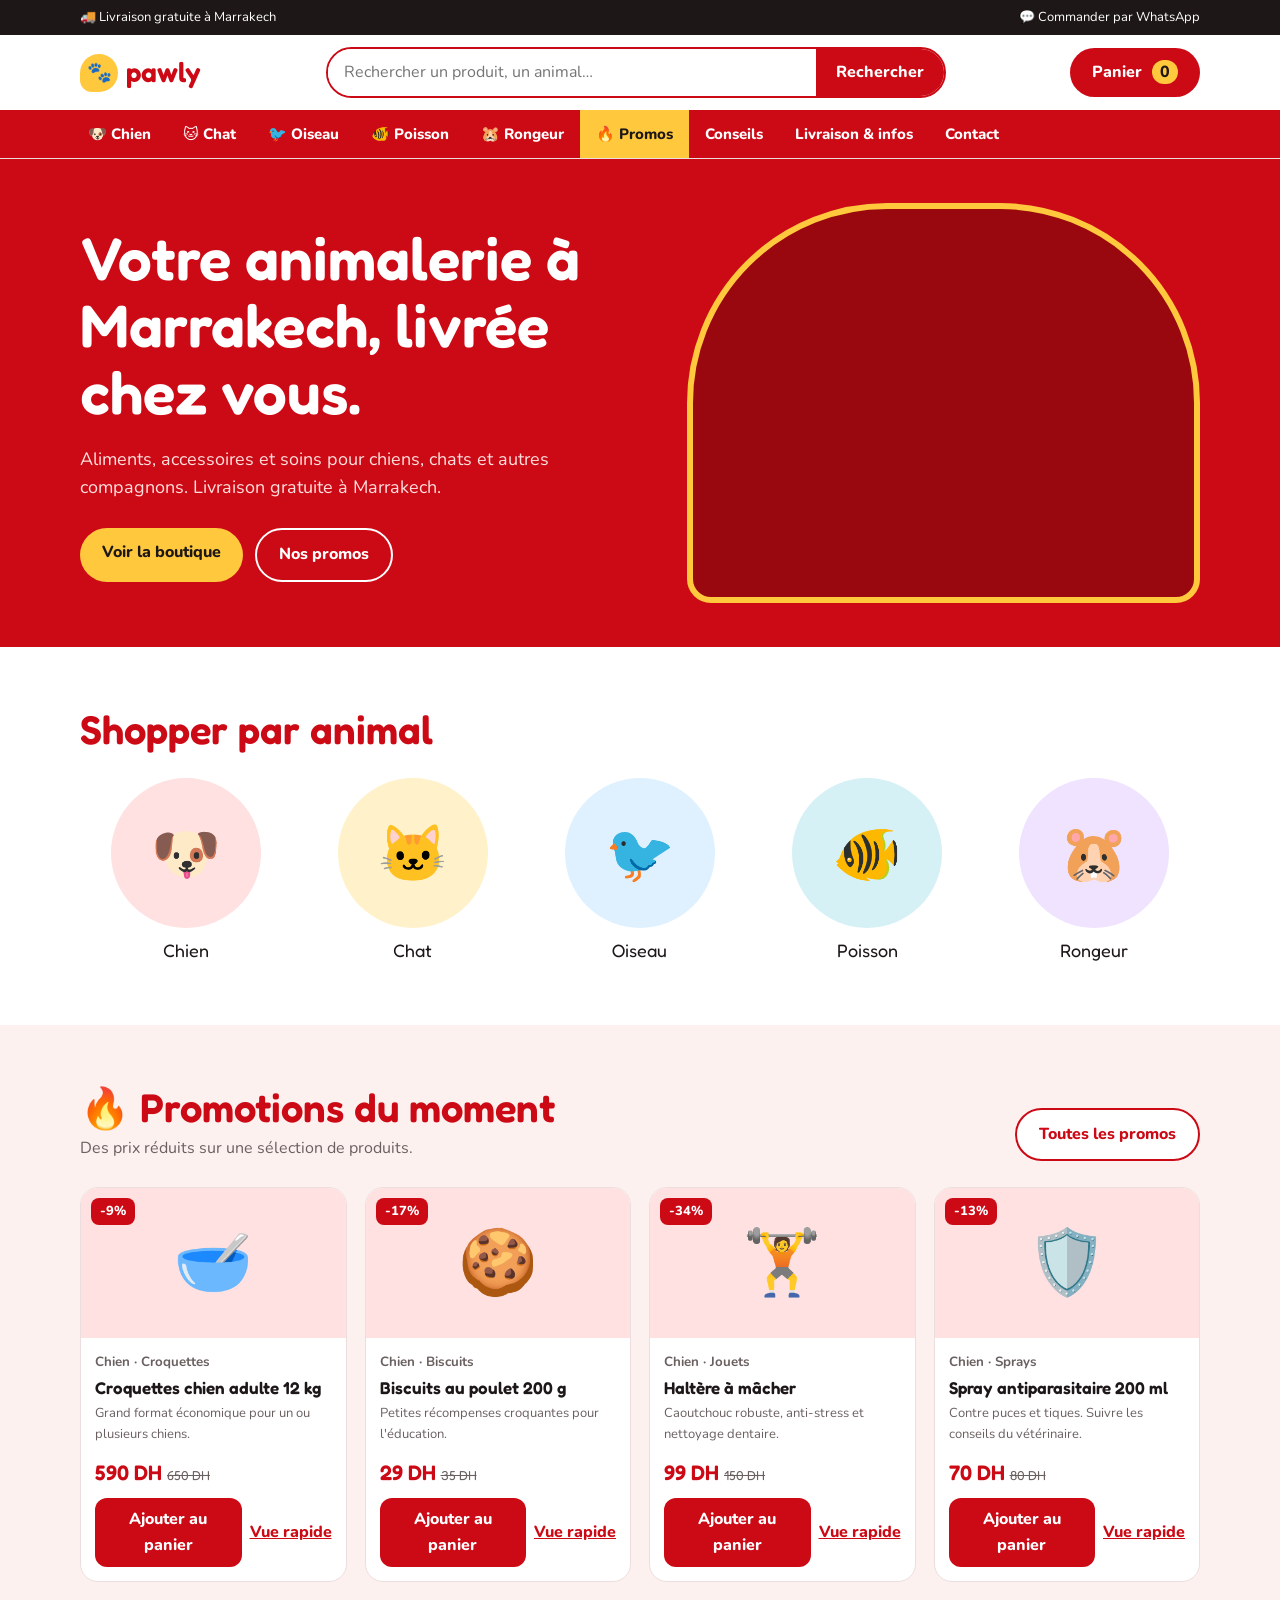
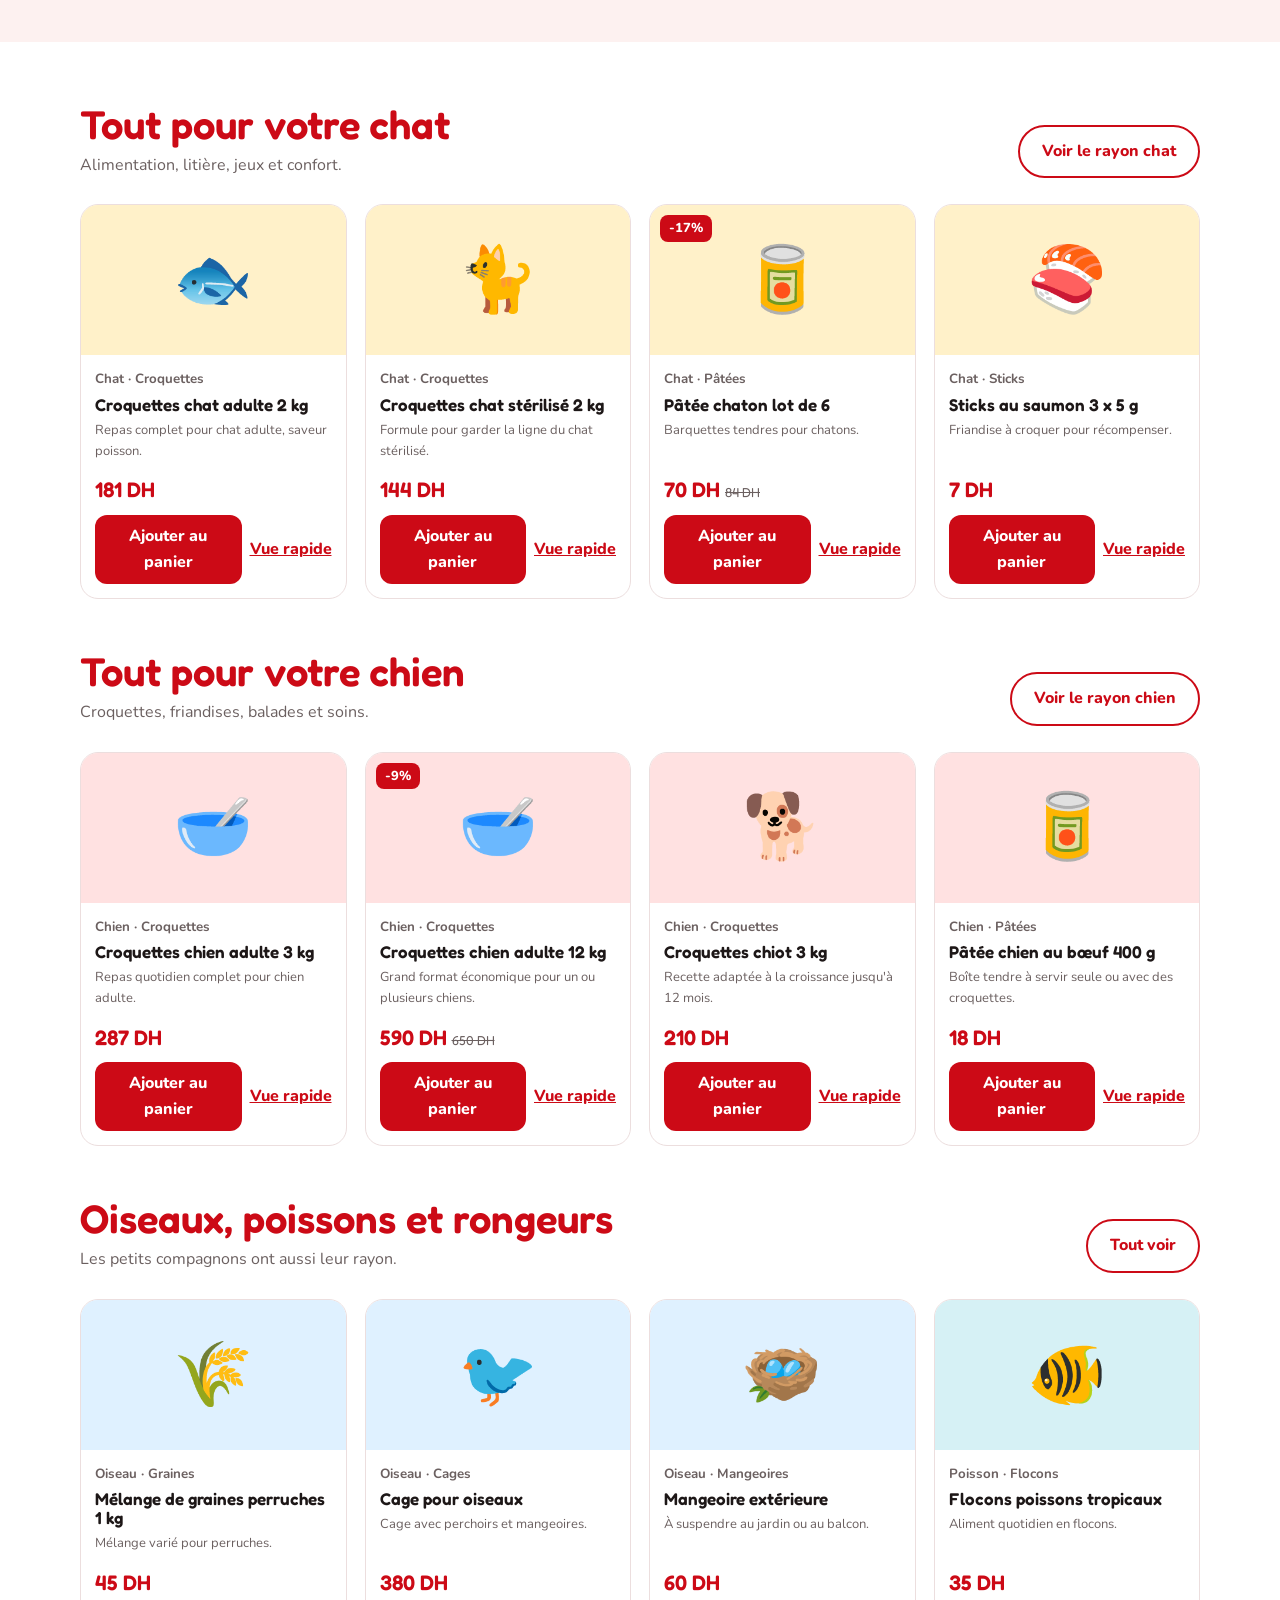
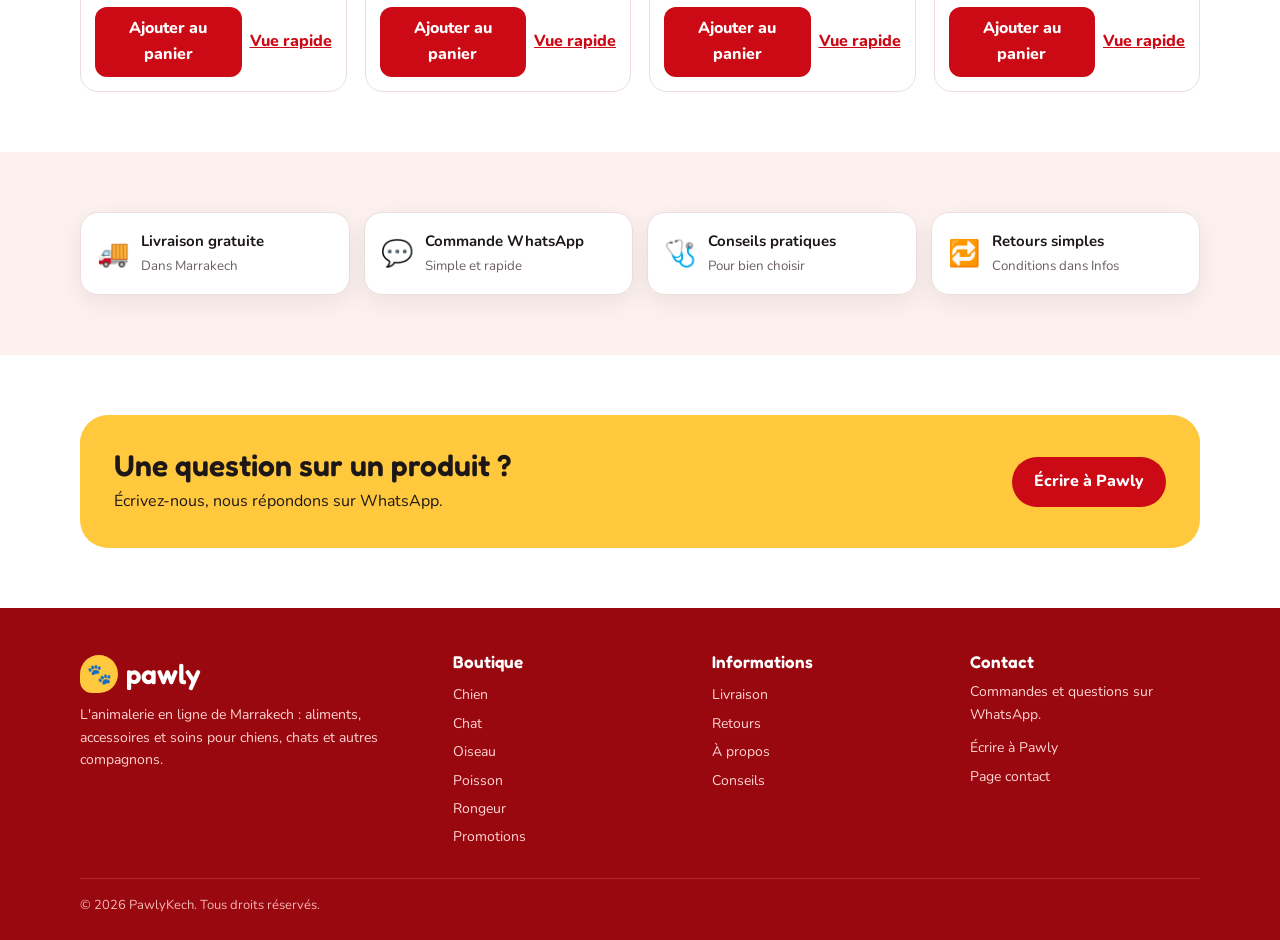
<file: index.html>
<!doctype html><html lang="fr"><head><meta charset="utf-8"><meta name="viewport" content="width=device-width,initial-scale=1"><meta name="description" content="Produits pour chiens, chats, oiseaux, poissons et rongeurs. Livraison gratuite à Marrakech, commande par WhatsApp."><meta name="theme-color" content="#cc0a16"><title>Pawly — Animalerie en ligne à Marrakech</title>
<link rel="preconnect" href="https://fonts.googleapis.com"><link rel="preconnect" href="https://fonts.gstatic.com" crossorigin><link href="https://fonts.googleapis.com/css2?family=Fredoka:wght@500;600&family=Nunito:wght@400;700;800&display=swap" rel="stylesheet"><link rel="stylesheet" href="style.css"></head><body data-page="home"><div id="hd"></div>
<main><section class="hero"><div class="wrap"><div><h1>Votre animalerie à Marrakech, livrée chez vous.</h1><p>Aliments, accessoires et soins pour chiens, chats et autres compagnons. Livraison gratuite à Marrakech.</p><div class="acts"><a class="btn sun" href="boutique.html">Voir la boutique</a><a class="btn ghost" href="boutique.html?promo=1">Nos promos</a></div></div>
<div class="hero-img"><img src="https://images.unsplash.com/photo-1450778869180-41d0601e046e?auto=format&fit=crop&w=1000&q=80" alt="Un chien et un chat réunis" onerror="this.remove()"></div></div></section>
<section class="blk"><div class="wrap"><div class="head"><div><h2>Shopper par animal</h2></div></div><div class="animals" id="animals"></div></div></section>
<section class="blk tint"><div class="wrap"><div class="head"><div><h2>🔥 Promotions du moment</h2><p>Des prix réduits sur une sélection de produits.</p></div><a class="btn ghost" href="boutique.html?promo=1">Toutes les promos</a></div><div class="grid" id="r-promo"></div></div></section>
<section class="blk"><div class="wrap">
<div class="sect"><div class="head"><div><h2>Tout pour votre chat</h2><p>Alimentation, litière, jeux et confort.</p></div><a class="btn ghost" href="boutique.html?animal=chat">Voir le rayon chat</a></div><div class="grid" id="r-chat"></div></div>
<div class="sect"><div class="head"><div><h2>Tout pour votre chien</h2><p>Croquettes, friandises, balades et soins.</p></div><a class="btn ghost" href="boutique.html?animal=chien">Voir le rayon chien</a></div><div class="grid" id="r-chien"></div></div>
<div class="sect"><div class="head"><div><h2>Oiseaux, poissons et rongeurs</h2><p>Les petits compagnons ont aussi leur rayon.</p></div><a class="btn ghost" href="boutique.html">Tout voir</a></div><div class="grid" id="r-autres"></div></div></div></section>
<section class="blk tint"><div class="wrap"><div class="perks" style="margin-top:0"><div class="perk"><span class="e">🚚</span><div><b>Livraison gratuite</b><small>Dans Marrakech</small></div></div><div class="perk"><span class="e">💬</span><div><b>Commande WhatsApp</b><small>Simple et rapide</small></div></div><div class="perk"><span class="e">🩺</span><div><b>Conseils pratiques</b><small>Pour bien choisir</small></div></div><div class="perk"><span class="e">🔁</span><div><b>Retours simples</b><small>Conditions dans Infos</small></div></div></div></div></section>
<section class="blk"><div class="wrap"><div class="band"><div><h2>Une question sur un produit ?</h2><p>Écrivez-nous, nous répondons sur WhatsApp.</p></div><a class="btn" href="#" data-wa>Écrire à Pawly</a></div></div></section></main>
<div id="ft"></div><script src="loader.js"></script></body></html>
</file>
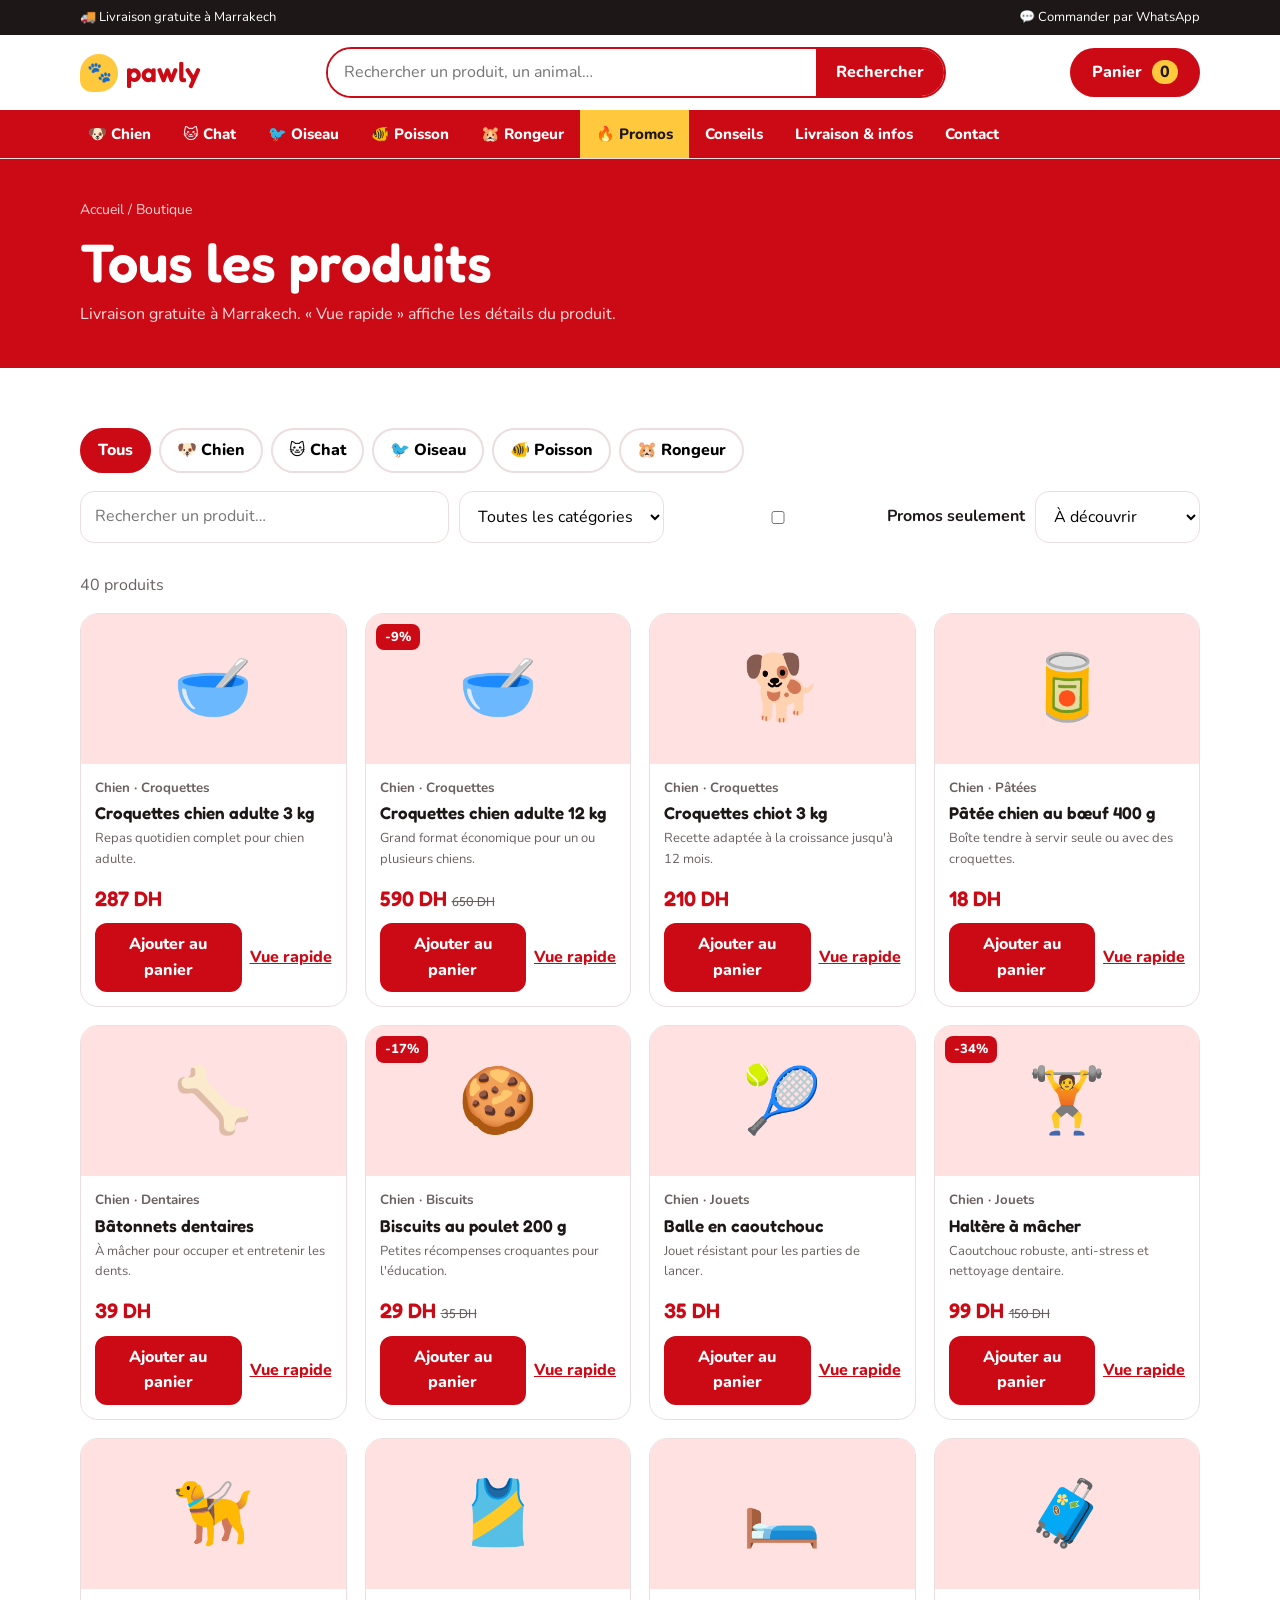
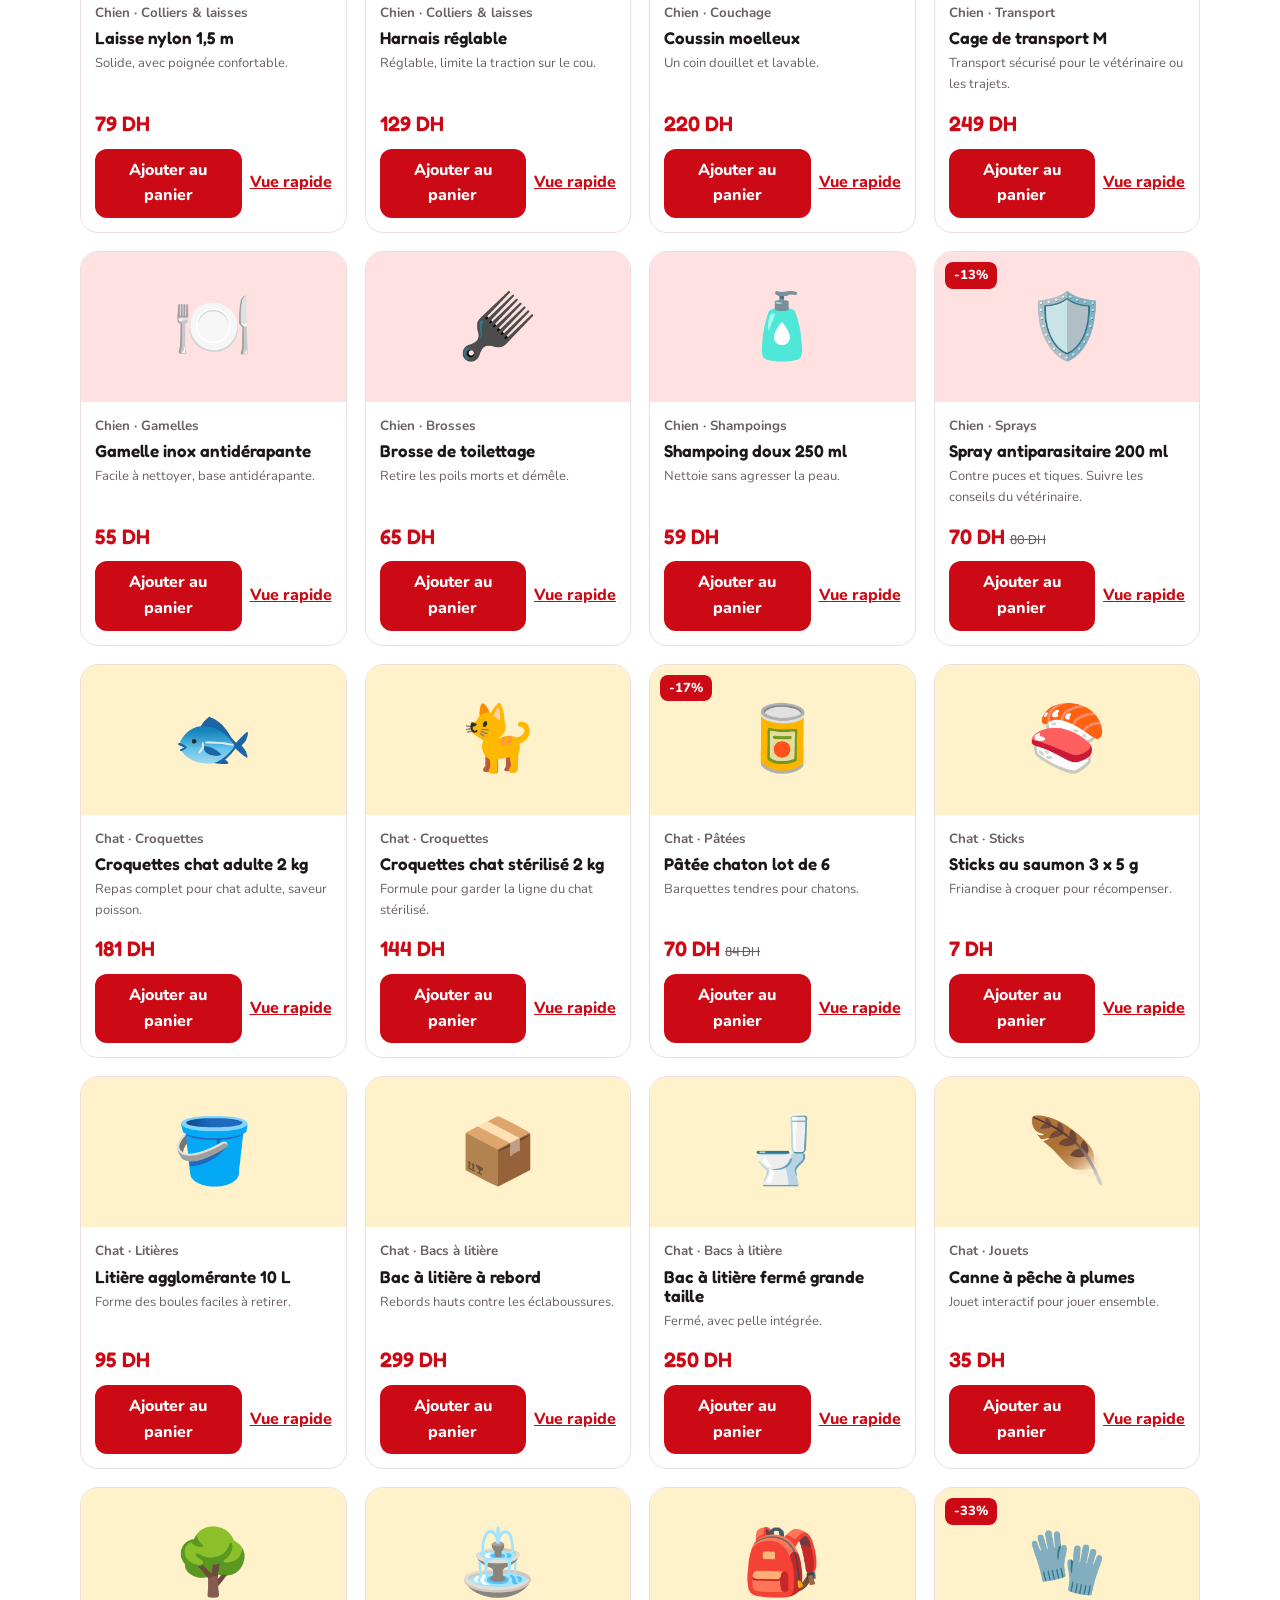
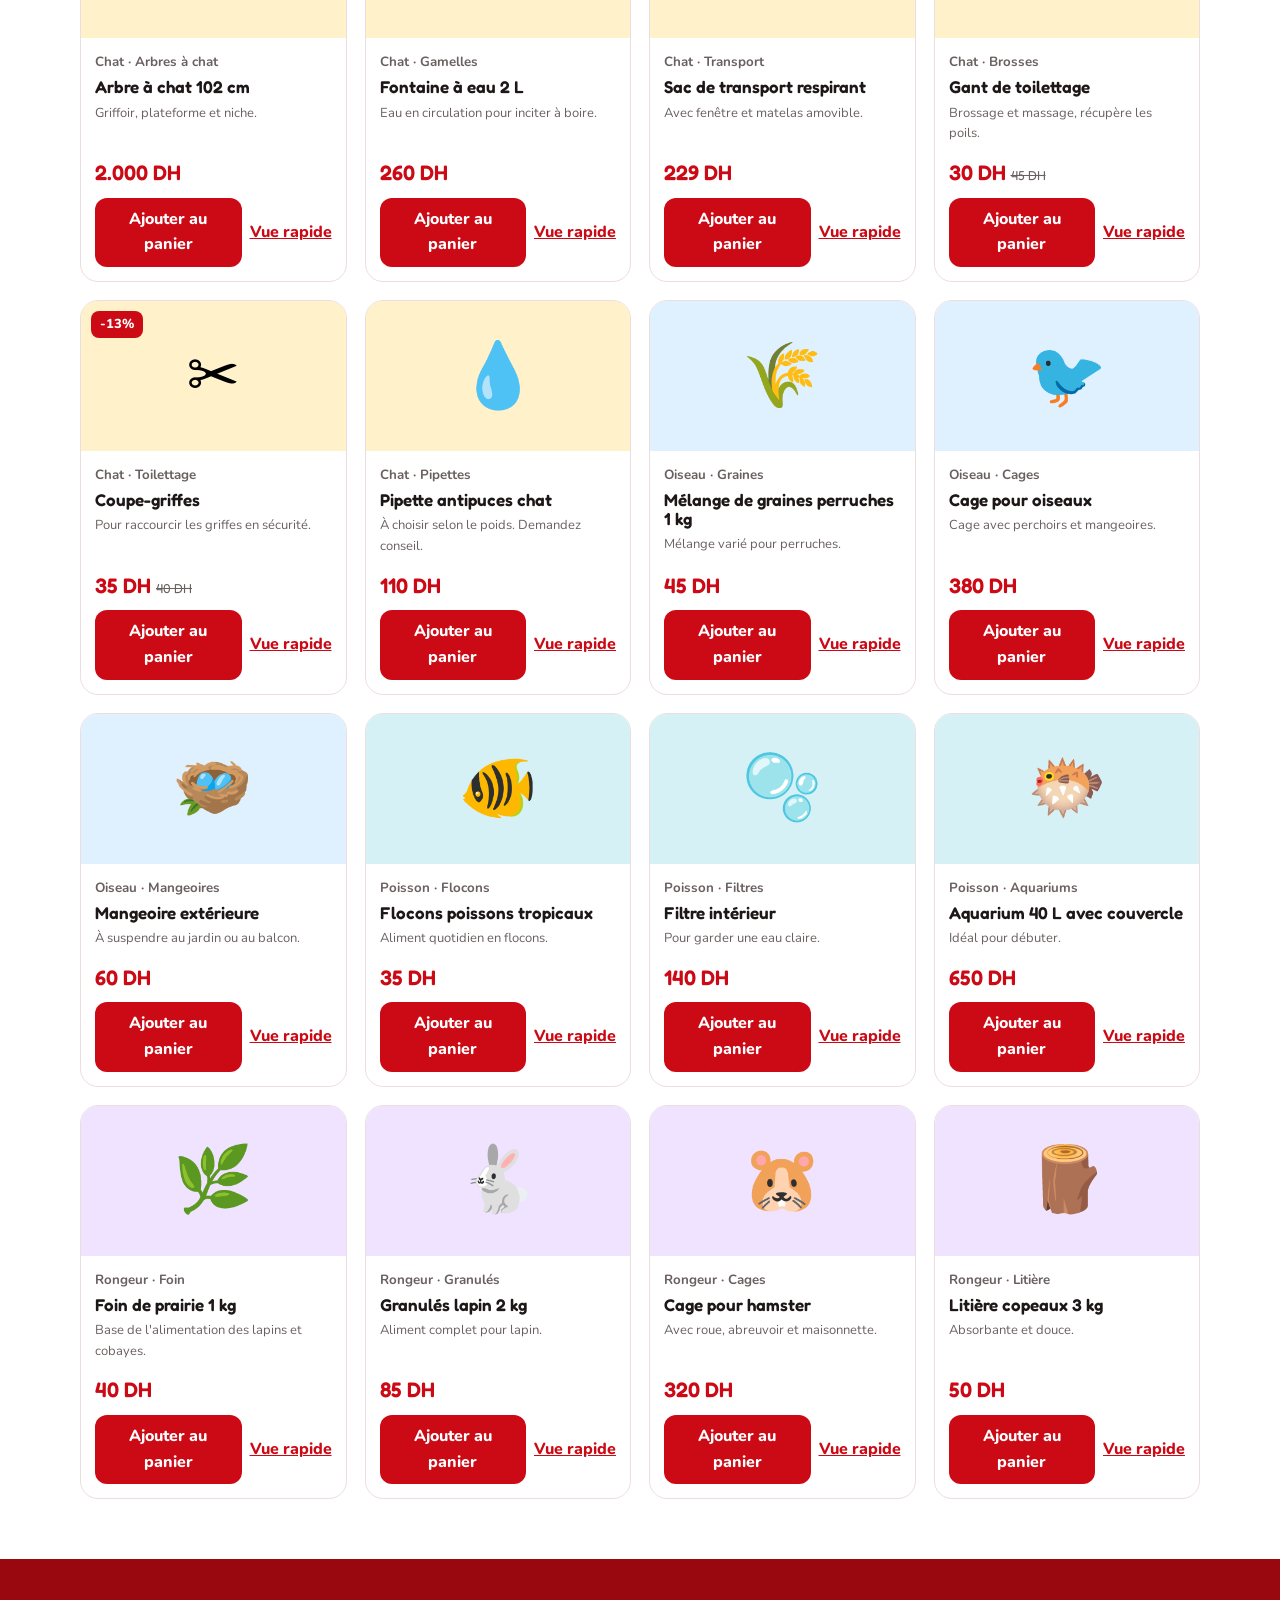
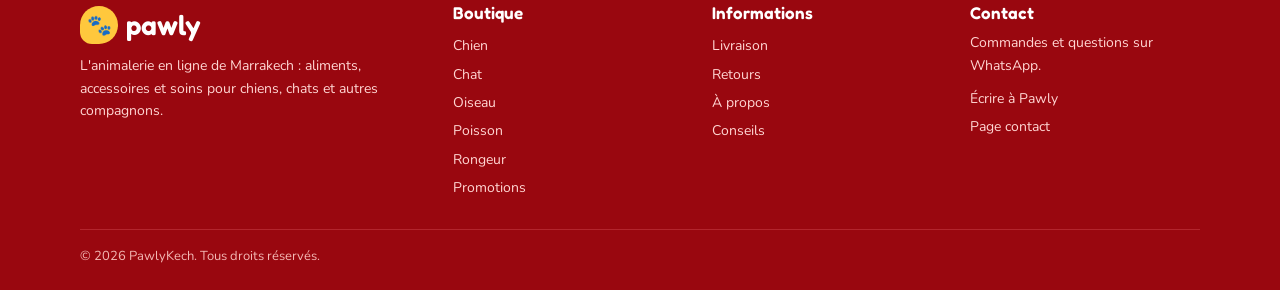
<file: boutique.html>
<!doctype html><html lang="fr"><head><meta charset="utf-8"><meta name="viewport" content="width=device-width,initial-scale=1"><meta name="description" content="Tous les produits Pawly : chiens, chats, oiseaux, poissons, rongeurs."><meta name="theme-color" content="#cc0a16"><title>Boutique — Pawly</title>
<link rel="preconnect" href="https://fonts.googleapis.com"><link rel="preconnect" href="https://fonts.gstatic.com" crossorigin><link href="https://fonts.googleapis.com/css2?family=Fredoka:wght@500;600&family=Nunito:wght@400;700;800&display=swap" rel="stylesheet"><link rel="stylesheet" href="style.css"></head><body data-page="shop"><div id="hd"></div>
<main><div class="pagehead"><div class="wrap"><div class="crumb"><a href="index.html">Accueil</a> / <a href="boutique.html">Boutique</a></div><h1 id="ttl">Boutique</h1><p>Livraison gratuite à Marrakech. « Vue rapide » affiche les détails du produit.</p></div></div>
<section class="blk"><div class="wrap"><div class="tabs" id="tabs"></div><div class="tools"><input id="s" type="search" placeholder="Rechercher un produit…" aria-label="Rechercher"><select id="ct" aria-label="Catégorie"></select><label><input type="checkbox" id="pr"> Promos seulement</label><select id="so" aria-label="Trier"><option value="f">À découvrir</option><option value="l">Prix croissant</option><option value="h">Prix décroissant</option></select></div><div class="chips" id="chips"></div><p id="cnt" style="color:#6b6060;margin:0 0 14px"></p><div class="grid" id="grid" aria-live="polite"></div></div></section></main>
<div id="ft"></div><script src="loader.js"></script></body></html>
</file>
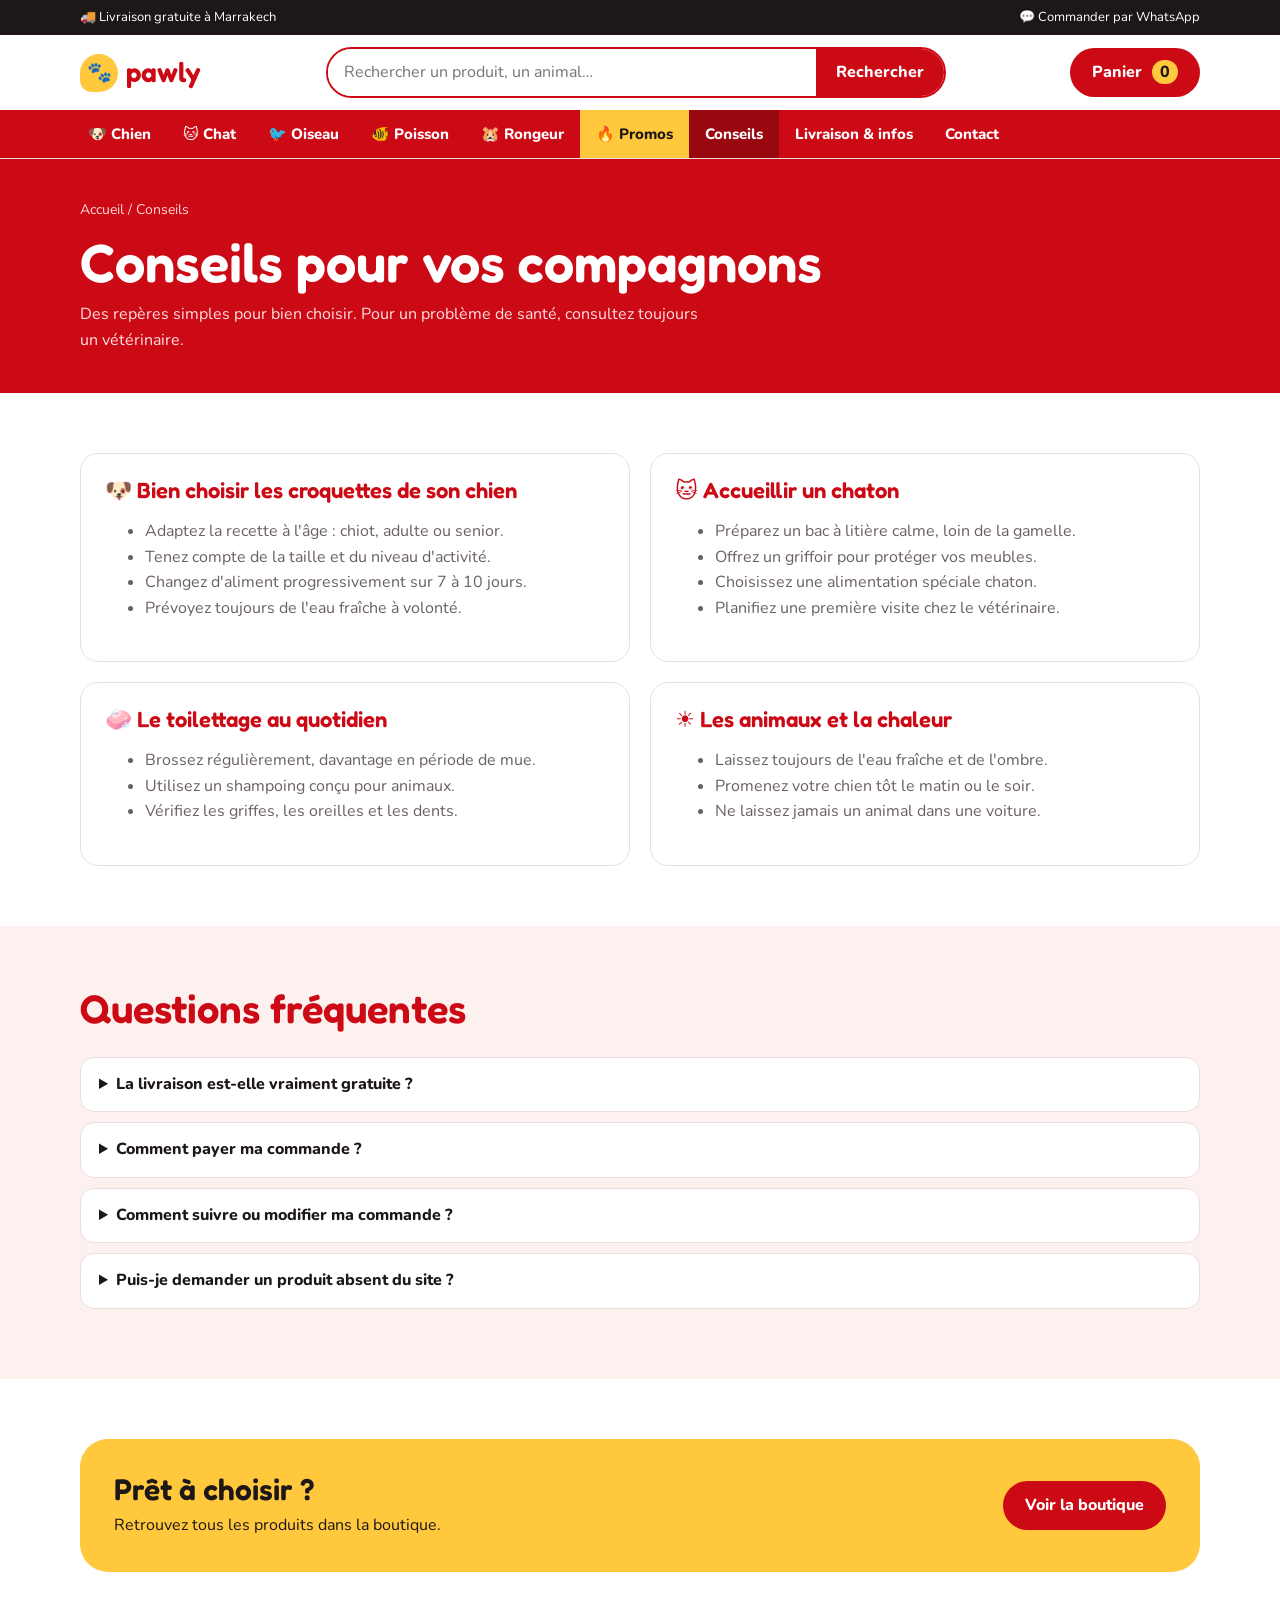
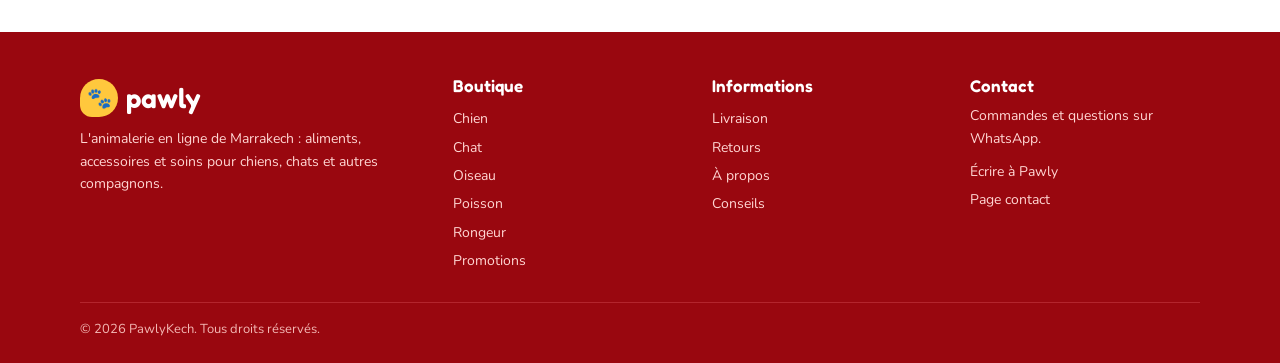
<file: conseils.html>
<!doctype html><html lang="fr"><head><meta charset="utf-8"><meta name="viewport" content="width=device-width,initial-scale=1"><meta name="description" content="Guides pratiques pour bien nourrir et soigner son chien ou son chat, et réponses aux questions fréquentes."><meta name="theme-color" content="#cc0a16"><title>Conseils — Pawly</title>
<link rel="preconnect" href="https://fonts.googleapis.com"><link rel="preconnect" href="https://fonts.gstatic.com" crossorigin><link href="https://fonts.googleapis.com/css2?family=Fredoka:wght@500;600&family=Nunito:wght@400;700;800&display=swap" rel="stylesheet"><link rel="stylesheet" href="style.css"></head><body data-page="tips"><div id="hd"></div>
<main><div class="pagehead"><div class="wrap"><div class="crumb"><a href="index.html">Accueil</a> / Conseils</div><h1>Conseils pour vos compagnons</h1><p>Des repères simples pour bien choisir. Pour un problème de santé, consultez toujours un vétérinaire.</p></div></div>
<section class="blk"><div class="wrap"><div class="two"><div class="panel"><h3>🐶 Bien choisir les croquettes de son chien</h3><ul><li>Adaptez la recette à l'âge : chiot, adulte ou senior.</li><li>Tenez compte de la taille et du niveau d'activité.</li><li>Changez d'aliment progressivement sur 7 à 10 jours.</li><li>Prévoyez toujours de l'eau fraîche à volonté.</li></ul></div>
<div class="panel"><h3>🐱 Accueillir un chaton</h3><ul><li>Préparez un bac à litière calme, loin de la gamelle.</li><li>Offrez un griffoir pour protéger vos meubles.</li><li>Choisissez une alimentation spéciale chaton.</li><li>Planifiez une première visite chez le vétérinaire.</li></ul></div>
<div class="panel"><h3>🧼 Le toilettage au quotidien</h3><ul><li>Brossez régulièrement, davantage en période de mue.</li><li>Utilisez un shampoing conçu pour animaux.</li><li>Vérifiez les griffes, les oreilles et les dents.</li></ul></div>
<div class="panel"><h3>☀️ Les animaux et la chaleur</h3><ul><li>Laissez toujours de l'eau fraîche et de l'ombre.</li><li>Promenez votre chien tôt le matin ou le soir.</li><li>Ne laissez jamais un animal dans une voiture.</li></ul></div></div></div></section>
<section class="blk tint" id="faq"><div class="wrap"><div class="head"><div><h2>Questions fréquentes</h2></div></div>
<details><summary>La livraison est-elle vraiment gratuite ?</summary><p>Oui, dans la ville de Marrakech. Pour une autre zone, contactez-nous avant de commander.</p></details>
<details><summary>Comment payer ma commande ?</summary><p>Le mode de paiement est à convenir avec Pawly sur WhatsApp lors de la confirmation.</p></details>
<details><summary>Comment suivre ou modifier ma commande ?</summary><p>Écrivez-nous sur WhatsApp avec le message de commande : nous la modifions ou la suivons avec vous.</p></details>
<details><summary>Puis-je demander un produit absent du site ?</summary><p>Oui, indiquez-le dans la note de commande ou par message, nous vérifions la disponibilité.</p></details></div></section>
<section class="blk"><div class="wrap"><div class="band"><div><h2>Prêt à choisir ?</h2><p>Retrouvez tous les produits dans la boutique.</p></div><a class="btn" href="boutique.html">Voir la boutique</a></div></div></section></main>
<div id="ft"></div><script src="loader.js"></script></body></html>
</file>
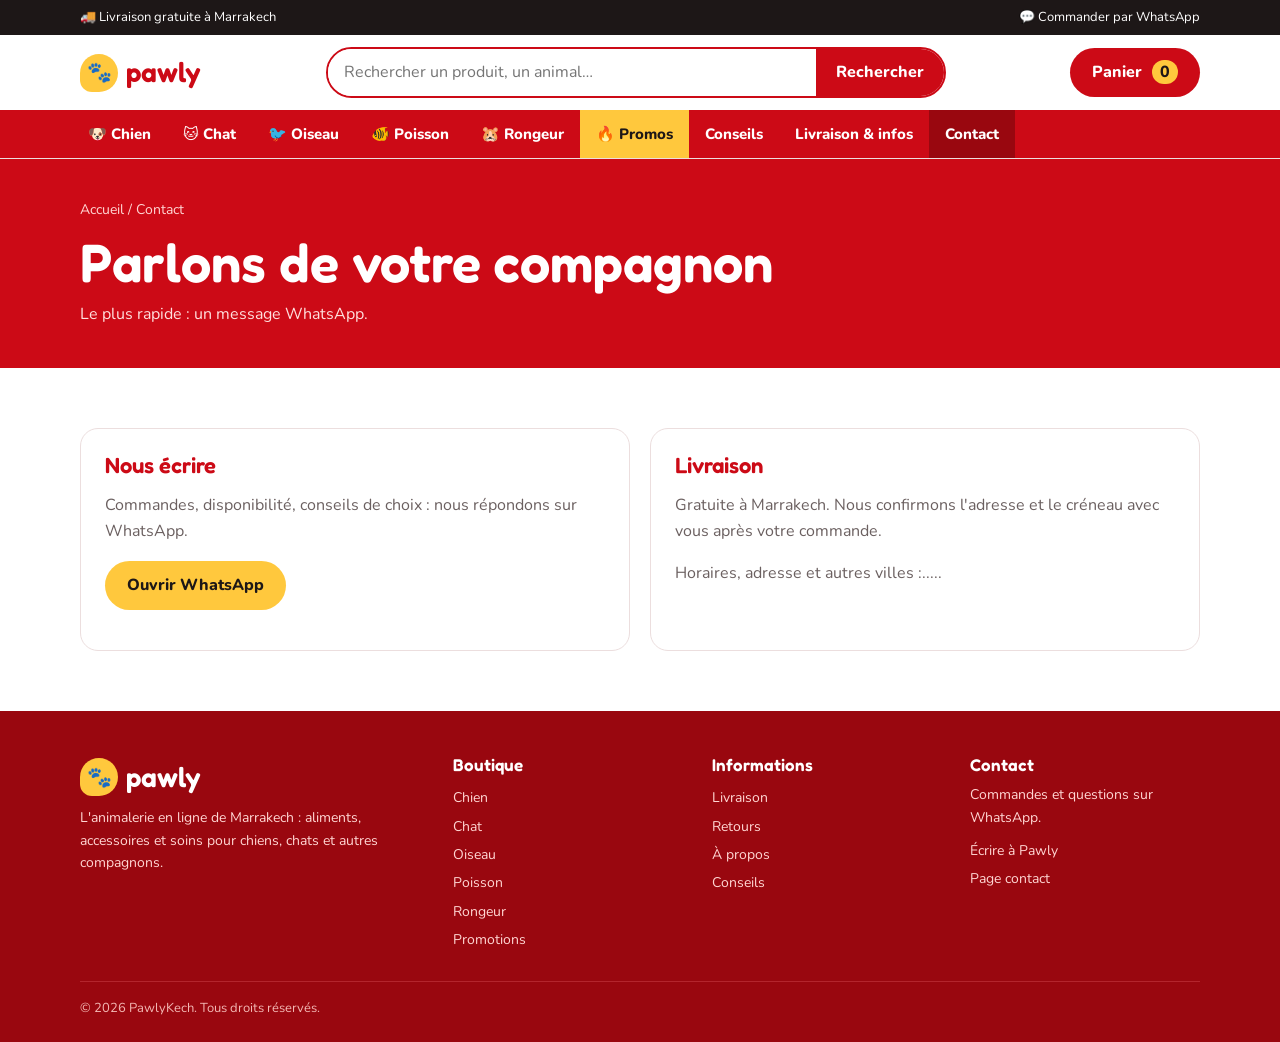
<file: contact.html>
<!doctype html><html lang="fr"><head><meta charset="utf-8"><meta name="viewport" content="width=device-width,initial-scale=1"><meta name="description" content="Contactez Pawly à Marrakech par WhatsApp pour vos commandes et questions."><meta name="theme-color" content="#cc0a16"><title>Contact — Pawly</title>
<link rel="preconnect" href="https://fonts.googleapis.com"><link rel="preconnect" href="https://fonts.gstatic.com" crossorigin><link href="https://fonts.googleapis.com/css2?family=Fredoka:wght@500;600&family=Nunito:wght@400;700;800&display=swap" rel="stylesheet"><link rel="stylesheet" href="style.css"></head><body data-page="contact"><div id="hd"></div>
<main><div class="pagehead"><div class="wrap"><div class="crumb"><a href="index.html">Accueil</a> / Contact</div><h1>Parlons de votre compagnon</h1><p>Le plus rapide : un message WhatsApp.</p></div></div>
<section class="blk"><div class="wrap"><div class="two"><div class="panel"><h3>Nous écrire</h3><p>Commandes, disponibilité, conseils de choix : nous répondons sur WhatsApp.</p><p><a class="btn sun" href="#" data-wa>Ouvrir WhatsApp</a></p></div>
<div class="panel"><h3>Livraison</h3><p>Gratuite à Marrakech. Nous confirmons l'adresse et le créneau avec vous après votre commande.</p><p>Horaires, adresse et autres villes :.....</p></div></div></div></section></main>
<div id="ft"></div><script src="loader.js"></script></body></html>
</file>
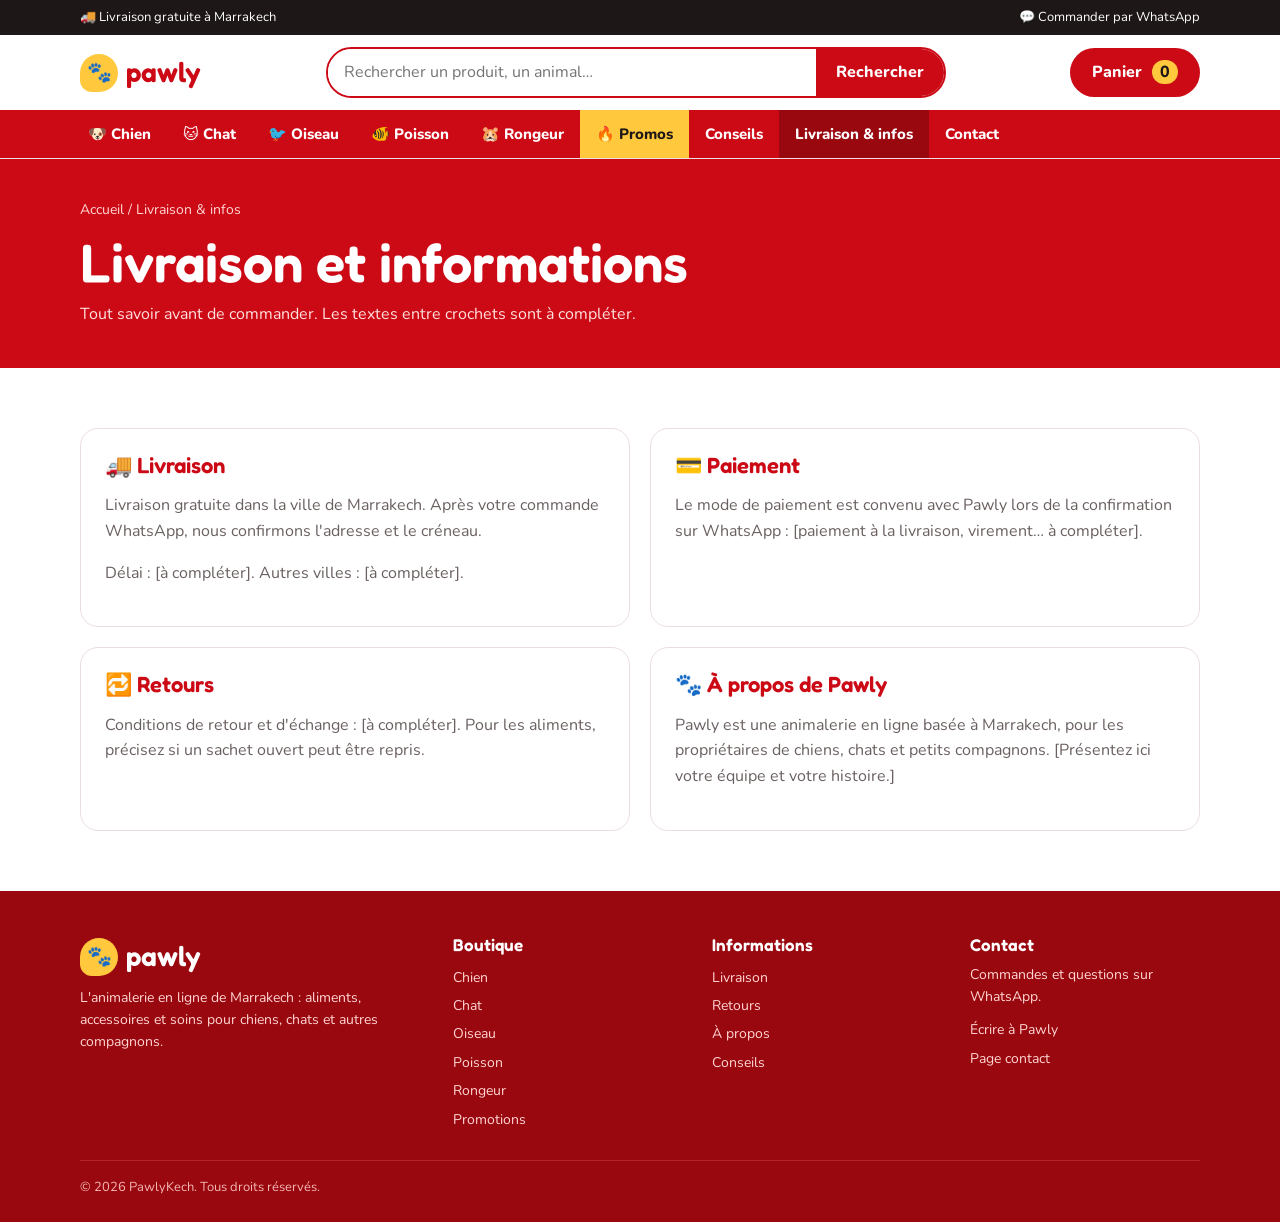
<file: infos.html>
<!doctype html><html lang="fr"><head><meta charset="utf-8"><meta name="viewport" content="width=device-width,initial-scale=1"><meta name="description" content="Livraison, retours, paiement et présentation de Pawly, animalerie en ligne à Marrakech."><meta name="theme-color" content="#cc0a16"><title>Livraison et infos — Pawly</title>
<link rel="preconnect" href="https://fonts.googleapis.com"><link rel="preconnect" href="https://fonts.gstatic.com" crossorigin><link href="https://fonts.googleapis.com/css2?family=Fredoka:wght@500;600&family=Nunito:wght@400;700;800&display=swap" rel="stylesheet"><link rel="stylesheet" href="style.css"></head><body data-page="info"><div id="hd"></div>
<main><div class="pagehead"><div class="wrap"><div class="crumb"><a href="index.html">Accueil</a> / Livraison & infos</div><h1>Livraison et informations</h1><p>Tout savoir avant de commander. Les textes entre crochets sont à compléter.</p></div></div>
<section class="blk"><div class="wrap"><div class="two"><div class="panel" id="livraison"><h3>🚚 Livraison</h3><p>Livraison gratuite dans la ville de Marrakech. Après votre commande WhatsApp, nous confirmons l'adresse et le créneau.</p><p>Délai : [à compléter]. Autres villes : [à compléter].</p></div>
<div class="panel" id="paiement"><h3>💳 Paiement</h3><p>Le mode de paiement est convenu avec Pawly lors de la confirmation sur WhatsApp : [paiement à la livraison, virement… à compléter].</p></div>
<div class="panel" id="retours"><h3>🔁 Retours</h3><p>Conditions de retour et d'échange : [à compléter]. Pour les aliments, précisez si un sachet ouvert peut être repris.</p></div>
<div class="panel" id="apropos"><h3>🐾 À propos de Pawly</h3><p>Pawly est une animalerie en ligne basée à Marrakech, pour les propriétaires de chiens, chats et petits compagnons. [Présentez ici votre équipe et votre histoire.]</p></div></div></div></section></main>
<div id="ft"></div><script src="loader.js"></script></body></html>
</file>
<file: style.css>
:root{--blue:#cc0a16;--blue2:#99070f;--tint:#fdf1f0;--sun:#ffc83d;--rose:#1d1717;--ink:#1d1717;--muted:#6b6060;--line:#ecdede;--r:18px}
*{box-sizing:border-box}html{scroll-behavior:smooth}
body{margin:0;font-family:"Nunito",system-ui,-apple-system,"Segoe UI",sans-serif;color:var(--ink);background:#fff;line-height:1.6}
h1,h2,h3,h4,.brand{font-family:"Fredoka",system-ui,sans-serif;font-weight:600;line-height:1.12;margin:0}
a{color:inherit}button,input,select,textarea{font:inherit}button{cursor:pointer}
:focus-visible{outline:3px solid var(--sun);outline-offset:2px}
.wrap{max-width:1160px;margin:auto;padding:0 20px}
.topbar{background:var(--blue2);color:#fff;text-align:center;padding:8px 14px;font-size:14px}
header.site{position:sticky;top:0;z-index:20;background:#fff;border-bottom:1px solid var(--line)}
.nav{display:flex;align-items:center;gap:22px;padding:12px 20px;max-width:1160px;margin:auto}
.brand{font-size:28px;color:var(--blue);text-decoration:none;display:flex;gap:8px;align-items:center}
.brand i{font-style:normal;background:var(--sun);width:38px;height:38px;border-radius:50% 50% 50% 12px;display:grid;place-items:center;font-size:20px}
.links{display:flex;gap:6px;margin-left:auto;align-items:center}
.links>a,.dd>a{padding:8px 13px;border-radius:99px;text-decoration:none;font-weight:700;font-size:15px;display:block}
.links>a:hover,.dd>a:hover,.links a.on{background:var(--tint);color:var(--blue)}
.dd{position:relative}.dd .sub{display:none;position:absolute;top:100%;left:0;background:#fff;border:1px solid var(--line);border-radius:14px;padding:8px;min-width:200px;box-shadow:0 12px 30px rgba(29,23,23,.12)}
.dd:hover .sub,.dd:focus-within .sub{display:block}.sub a{display:block;padding:9px 12px;border-radius:10px;text-decoration:none;font-size:14px;font-weight:700}.sub a:hover{background:var(--tint)}
.btn{border:0;border-radius:99px;padding:12px 22px;font-weight:800;text-decoration:none;display:inline-block;background:var(--blue);color:#fff;transition:background .2s}
.btn:hover{background:var(--blue2)}.btn.sun{background:var(--sun);color:var(--ink)}.btn.sun:hover{background:#f0b52a}.btn.ghost{background:#fff;color:var(--blue);border:2px solid var(--blue)}
.cartbtn span{background:var(--sun);color:var(--ink);border-radius:99px;padding:1px 8px;margin-left:6px}
.burger{display:none;background:var(--tint);border:0;border-radius:10px;width:42px;height:42px;font-size:20px}
.hero{background:var(--blue);color:#fff;overflow:hidden}
.hero .wrap{display:grid;grid-template-columns:1.05fr .95fr;gap:40px;align-items:center;padding-top:56px;padding-bottom:56px}
.hero h1{font-size:clamp(40px,5.4vw,68px);margin-bottom:18px}.hero p{font-size:18px;max-width:520px;color:#ffe0de;margin:0 0 26px}
.hero .acts{display:flex;gap:12px;flex-wrap:wrap}.hero .btn.ghost{background:transparent;color:#fff;border-color:#fff}
.hero-img{position:relative;border-radius:200px 200px 24px 24px;overflow:hidden;min-height:400px;background:var(--blue2);border:6px solid var(--sun)}
.hero-img img{position:absolute;inset:0;width:100%;height:100%;object-fit:cover}
.perks{display:grid;grid-template-columns:repeat(4,1fr);gap:14px;margin-top:-30px;position:relative}
.perk{background:#fff;border:1px solid var(--line);border-radius:var(--r);padding:16px;display:flex;gap:12px;align-items:center;box-shadow:0 8px 24px rgba(29,23,23,.07)}
.perk b{display:block;font-size:15px}.perk small{color:var(--muted)}.perk .e{font-size:26px}
section.blk{padding:60px 0}.blk.tint{background:var(--tint)}
.head{display:flex;justify-content:space-between;align-items:end;gap:16px;margin-bottom:26px;flex-wrap:wrap}.head h2{font-size:clamp(28px,3.4vw,40px);color:var(--blue)}.head p{margin:6px 0 0;color:var(--muted)}
.cats{display:grid;grid-template-columns:repeat(4,1fr);gap:16px}
.cat{border-radius:var(--r);padding:24px 20px;text-decoration:none;min-height:170px;display:flex;flex-direction:column;justify-content:space-between;transition:transform .2s}
.cat:hover{transform:translateY(-4px)}.cat .e{font-size:44px}.cat h3{font-size:22px}.cat small{opacity:.8}
.c1{background:var(--sun)}.c2{background:#ffe1e1}.c3{background:#fff1c9}.c4{background:#dff1ff}
.grid{display:grid;grid-template-columns:repeat(4,minmax(0,1fr));gap:18px}
.card{border:1px solid var(--line);border-radius:var(--r);overflow:hidden;background:#fff;display:flex;flex-direction:column}
.card:hover{box-shadow:0 12px 30px rgba(29,23,23,.1)}
.pic{overflow:hidden;height:150px;display:grid;place-items:center;font-size:64px;position:relative;border:0;width:100%}
.pic em{position:absolute;top:10px;left:10px;font-style:normal;font-size:12px;font-weight:800;background:#fff;border-radius:99px;padding:3px 10px;color:var(--blue)}
.pic em.promo{background:var(--rose);color:#fff}
.info{padding:14px;display:flex;flex-direction:column;flex:1}.info small{color:var(--muted);font-weight:700}
.info h3{font-size:17px;margin:4px 0 6px}.info p{font-size:13px;color:var(--muted);margin:0 0 12px;flex:1}
.row{display:flex;justify-content:space-between;align-items:center;gap:8px}.price{font-family:Fredoka,sans-serif;font-size:21px;color:var(--blue);font-weight:600}.price s{font-size:13px;color:var(--muted);margin-left:5px;font-weight:400}
.add{border:0;background:var(--sun);border-radius:12px;padding:9px 12px;font-weight:800}.add:hover{background:#f0b52a}
.more{background:none;border:0;color:var(--blue);font-weight:800;padding:0;margin-top:8px;text-align:left;text-decoration:underline}
.tools{display:flex;gap:10px;flex-wrap:wrap;margin-bottom:18px}
.tools input,.tools select{border:1px solid var(--line);border-radius:14px;padding:12px 14px;background:#fff}.tools input{flex:1;min-width:200px}
.tabs{display:flex;gap:8px;flex-wrap:wrap;margin-bottom:18px}.tabs button{border:2px solid var(--line);background:#fff;border-radius:99px;padding:8px 16px;font-weight:800}.tabs button.on{background:var(--blue);color:#fff;border-color:var(--blue)}
.crumb{font-size:14px;color:#ffd6d3;margin-bottom:10px}.crumb a{text-decoration:none}.crumb a:hover{text-decoration:underline}
.pagehead{background:var(--blue);color:#fff;padding:40px 0}.pagehead h1{font-size:clamp(34px,4.5vw,54px)}.pagehead p{color:#ffe0de;max-width:620px;margin:10px 0 0}
.two{display:grid;grid-template-columns:1fr 1fr;gap:20px}
.panel{background:#fff;border:1px solid var(--line);border-radius:var(--r);padding:24px}.panel h3{font-size:22px;color:var(--blue);margin-bottom:8px}.panel p,.panel li{color:var(--muted)}
.three{display:grid;grid-template-columns:repeat(3,1fr);gap:18px}
.steps{counter-reset:s;display:grid;grid-template-columns:repeat(3,1fr);gap:18px}.step{counter-increment:s;position:relative;padding-top:8px}.step:before{content:counter(s);display:grid;place-items:center;width:40px;height:40px;border-radius:50%;background:var(--sun);font-family:Fredoka;font-size:20px;margin-bottom:10px}
details{border:1px solid var(--line);border-radius:14px;padding:14px 18px;background:#fff;margin-bottom:10px}summary{font-weight:800;cursor:pointer}details p{margin:10px 0 0;color:var(--muted)}
.band{background:var(--sun);border-radius:28px;padding:34px;display:flex;justify-content:space-between;align-items:center;gap:20px;flex-wrap:wrap}.band h2{font-size:30px}.band p{margin:6px 0 0}
.quote{background:#fff;border-radius:var(--r);padding:20px;border:1px solid var(--line)}.quote p{margin:0 0 10px}.quote b{color:var(--blue)}
footer.site{background:var(--blue2);color:#e4e9ff;padding:44px 0 24px;margin-top:0}
footer .cols{display:grid;grid-template-columns:1.5fr 1fr 1fr 1fr;gap:28px}footer h4{color:#fff;margin-bottom:10px;font-size:17px}footer a{display:block;text-decoration:none;color:#ffd6d3;font-size:14px;padding:3px 0}footer a:hover{color:var(--sun)}footer p{font-size:14px;color:#ffd6d3;margin:8px 0}
footer .copy{border-top:1px solid #b3252d;margin-top:26px;padding-top:16px;font-size:13px;color:#f3b8b4}
.ov{position:fixed;inset:0;background:rgba(29,10,10,.5);z-index:40;opacity:0;pointer-events:none;transition:.25s}.ov.open{opacity:1;pointer-events:auto}
.drawer{position:fixed;right:0;top:0;height:100dvh;width:min(440px,100%);background:#fff;z-index:41;transform:translateX(105%);transition:.25s;display:flex;flex-direction:column}.drawer.open{transform:none}
.dh{padding:20px;border-bottom:1px solid var(--line);display:flex;justify-content:space-between;align-items:center}.dh h2{color:var(--blue);font-size:24px}
.x{border:0;background:var(--tint);width:38px;height:38px;border-radius:50%;font-size:22px;color:var(--blue)}
.items{flex:1;overflow:auto;padding:8px 20px}.ci{display:grid;grid-template-columns:52px 1fr auto;gap:12px;padding:12px 0;border-bottom:1px solid var(--line);align-items:center}
.ci .t{width:52px;height:52px;border-radius:12px;display:grid;place-items:center;font-size:28px}.ci h4{font-size:15px}.qty{display:flex;gap:8px;align-items:center;margin-top:6px}.qty button{width:26px;height:26px;border:1px solid var(--line);background:#fff;border-radius:8px}
.db{border-top:1px solid var(--line);padding:18px 20px}.db .row{margin:6px 0;font-size:14px;color:var(--muted)}.db .tot{font-size:18px;color:var(--ink);font-weight:800}.db .btn{width:100%;margin-top:10px;text-align:center}
.bd{position:fixed;inset:0;background:rgba(29,10,10,.55);z-index:50;display:none;align-items:center;justify-content:center;padding:16px}.bd.open{display:flex}
.modal{background:#fff;border-radius:24px;padding:26px;width:min(520px,100%);max-height:92dvh;overflow:auto}.modal h2{color:var(--blue);margin-bottom:8px}
.fr{margin:12px 0}.fr label{display:block;font-weight:800;font-size:13px;margin-bottom:5px}.fr input,.fr textarea{width:100%;border:1px solid var(--line);border-radius:12px;padding:11px}
.acts2{display:flex;gap:10px;margin-top:16px}.acts2>*{flex:1;text-align:center}
.spec{width:100%;border-collapse:collapse;margin:12px 0}.spec td{padding:8px 0;border-bottom:1px solid var(--line);font-size:14px}.spec td:first-child{color:var(--muted);width:42%}
@media(max-width:920px){.grid{grid-template-columns:repeat(3,1fr)}.cats,.perks{grid-template-columns:repeat(2,1fr)}footer .cols{grid-template-columns:1fr 1fr}}
@media(max-width:700px){.burger{display:block;margin-left:auto}.links{display:none;position:absolute;top:100%;left:0;right:0;background:#fff;flex-direction:column;align-items:stretch;padding:10px 20px 16px;border-bottom:1px solid var(--line)}.links.open{display:flex}.dd .sub{display:block;position:static;border:0;box-shadow:none;padding:0 0 0 14px}
.hero .wrap,.two,.three,.steps{grid-template-columns:1fr}.hero-img{min-height:260px;border-radius:120px 120px 20px 20px}.grid{grid-template-columns:repeat(2,1fr);gap:11px}.pic{height:110px;font-size:48px}.info{padding:11px}.info h3{font-size:15px}.info p{display:none}.price{font-size:17px}.cats{gap:10px}.cat{min-height:130px;padding:16px}footer .cols{grid-template-columns:1fr}.cartbtn{padding:10px 14px}}
@media(prefers-reduced-motion:reduce){*{transition:none!important;scroll-behavior:auto!important}}
/* ===== Mise en page type animalerie ===== */
.tb2{background:var(--ink);color:#fff;font-size:13px}.tb2 .wrap{display:flex;justify-content:space-between;gap:12px;padding-top:7px;padding-bottom:7px;flex-wrap:wrap}.tb2 a{text-decoration:none}
.mainbar{display:flex;align-items:center;gap:20px;max-width:1160px;margin:auto;padding:12px 20px}
.sf{flex:1;display:flex;max-width:620px;margin:0 auto;border:2px solid var(--blue);border-radius:99px;overflow:hidden}.sf input{flex:1;border:0;padding:11px 16px;outline:none;min-width:0}.sf button{border:0;background:var(--blue);color:#fff;padding:0 20px;font-weight:800}
.navbar{background:var(--blue)}.navbar ul{list-style:none;margin:0 auto;padding:0 12px;max-width:1160px;display:flex;flex-wrap:wrap}
.navbar li{position:static}.navbar>ul>li>a{display:block;color:#fff;text-decoration:none;font-weight:800;padding:12px 16px;font-size:15px}.navbar>ul>li:hover>a,.navbar a.on{background:var(--blue2)}.navbar a.hot{background:var(--sun);color:var(--ink)}
.navbar{position:relative}.mega{display:none;position:absolute;left:0;right:0;top:100%;background:#fff;border-bottom:4px solid var(--blue);box-shadow:0 16px 30px rgba(29,23,23,.14);padding:22px max(20px,calc((100% - 1120px)/2));grid-template-columns:repeat(5,1fr);gap:18px;z-index:30}
.navbar li:hover .mega,.navbar li:focus-within .mega{display:grid}.mega .mh{font-family:Fredoka;font-weight:600;color:var(--blue);font-size:16px}.mega a{display:block;text-decoration:none;font-size:14px;padding:3px 0}.mega a:hover{color:var(--blue);text-decoration:underline}
.animals{display:grid;grid-template-columns:repeat(5,1fr);gap:16px}.an{text-align:center;text-decoration:none;font-family:Fredoka;font-size:18px}.an span{display:grid;place-items:center;width:100%;aspect-ratio:1;max-width:150px;margin:0 auto 8px;border-radius:50%;font-size:56px;border:3px solid transparent;transition:.2s}.an:hover span{border-color:var(--blue);transform:translateY(-3px)}
.hero .wrap{padding-top:44px;padding-bottom:44px}.hero h1{font-size:clamp(36px,5vw,60px)}
.badge{position:absolute;top:10px;left:10px;background:var(--blue);color:#fff;font-weight:800;font-size:13px;border-radius:8px;padding:3px 9px}
.btns{display:flex;gap:8px;margin-top:8px}.btns .add{flex:1;background:var(--blue);color:#fff}.btns .add:hover{background:var(--blue2)}.btns .more{margin:0;align-self:center;white-space:nowrap}
.pic em{display:none}
.chips{display:flex;gap:8px;margin-bottom:12px}.chip{border:0;background:var(--tint);color:var(--blue);font-weight:800;border-radius:99px;padding:6px 14px}
.tools label{display:flex;align-items:center;gap:6px;font-weight:700}
.sect{margin-top:50px}.sect:first-child{margin-top:0}
@media(max-width:920px){.animals{grid-template-columns:repeat(3,1fr)}}
@media(max-width:700px){.mainbar{flex-wrap:wrap;gap:10px}.mainbar .sf{order:3;flex-basis:100%;max-width:none}.navbar{display:none}.navbar.open{display:block}.navbar ul{flex-direction:column}.mega{display:none!important}.animals{grid-template-columns:repeat(3,1fr);gap:8px}.an{font-size:14px}.an span{font-size:40px}.mainbar .burger{margin-left:0}}
</file>
